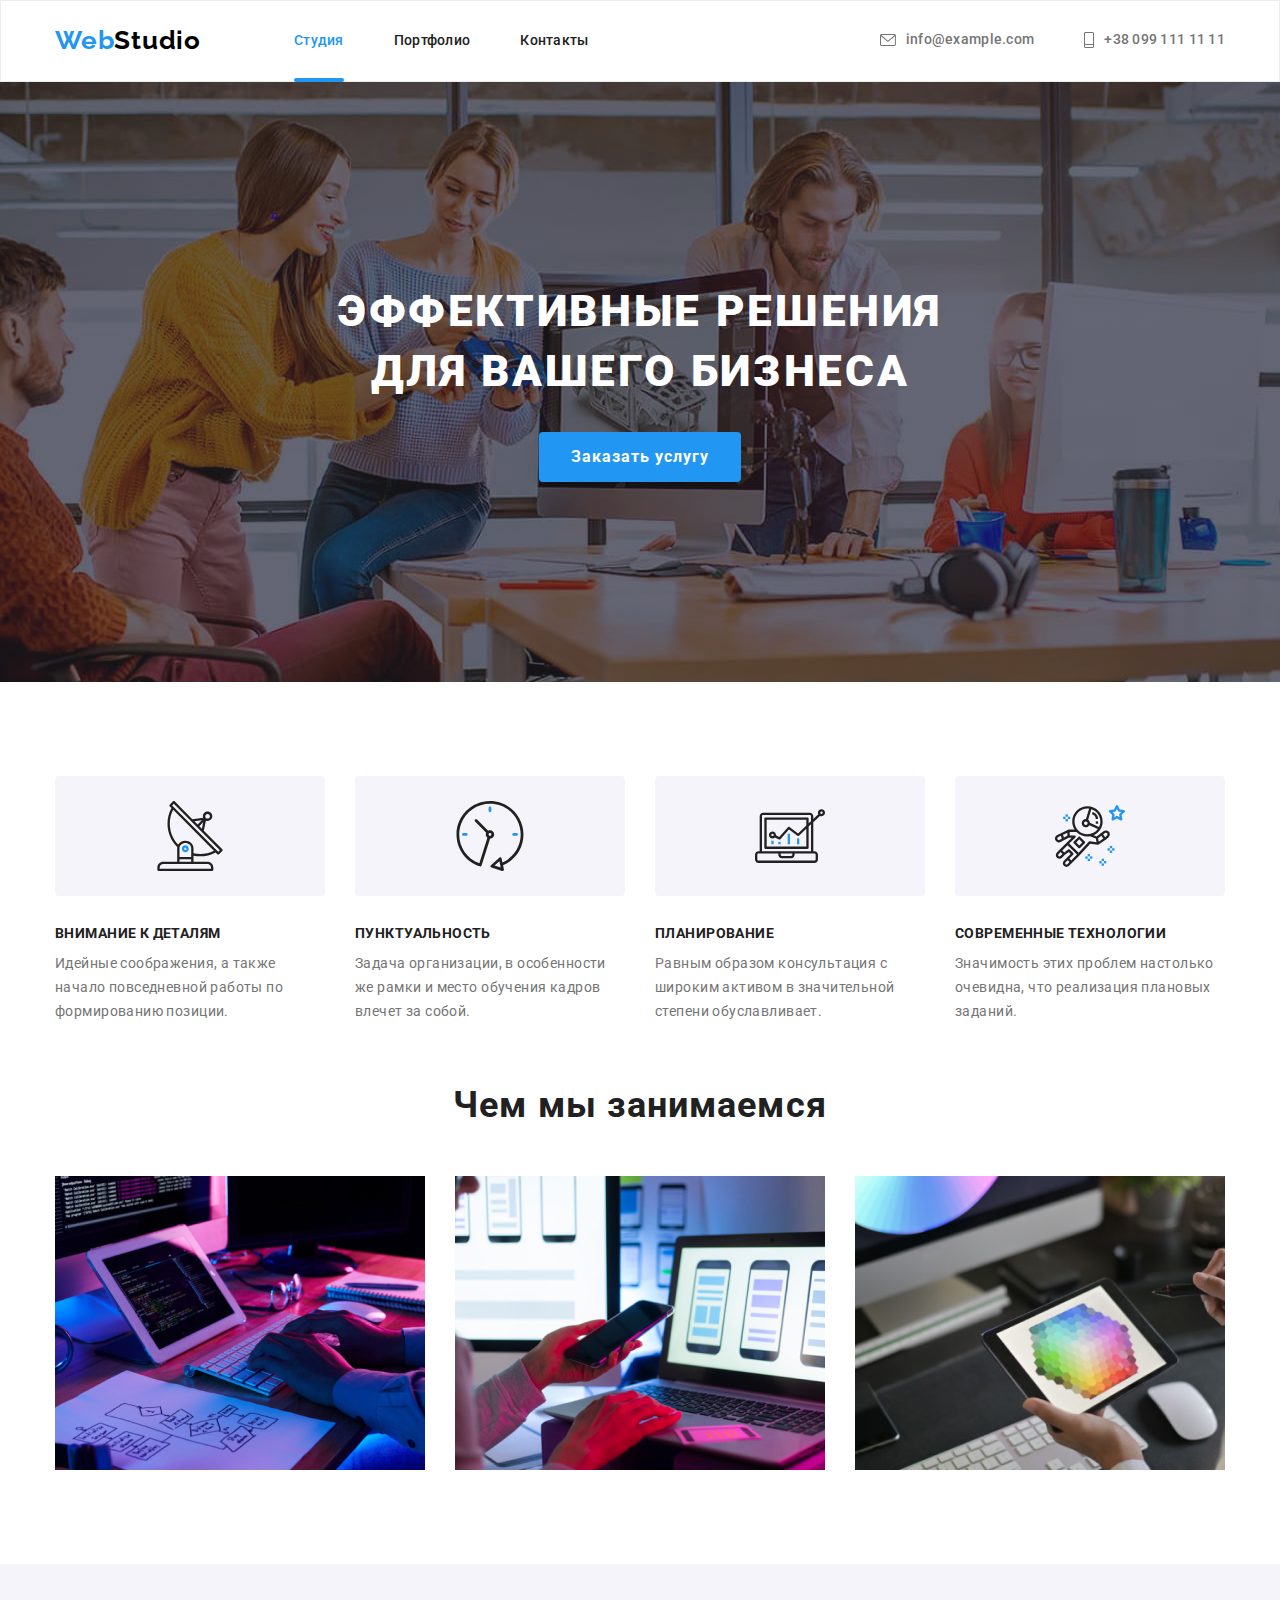
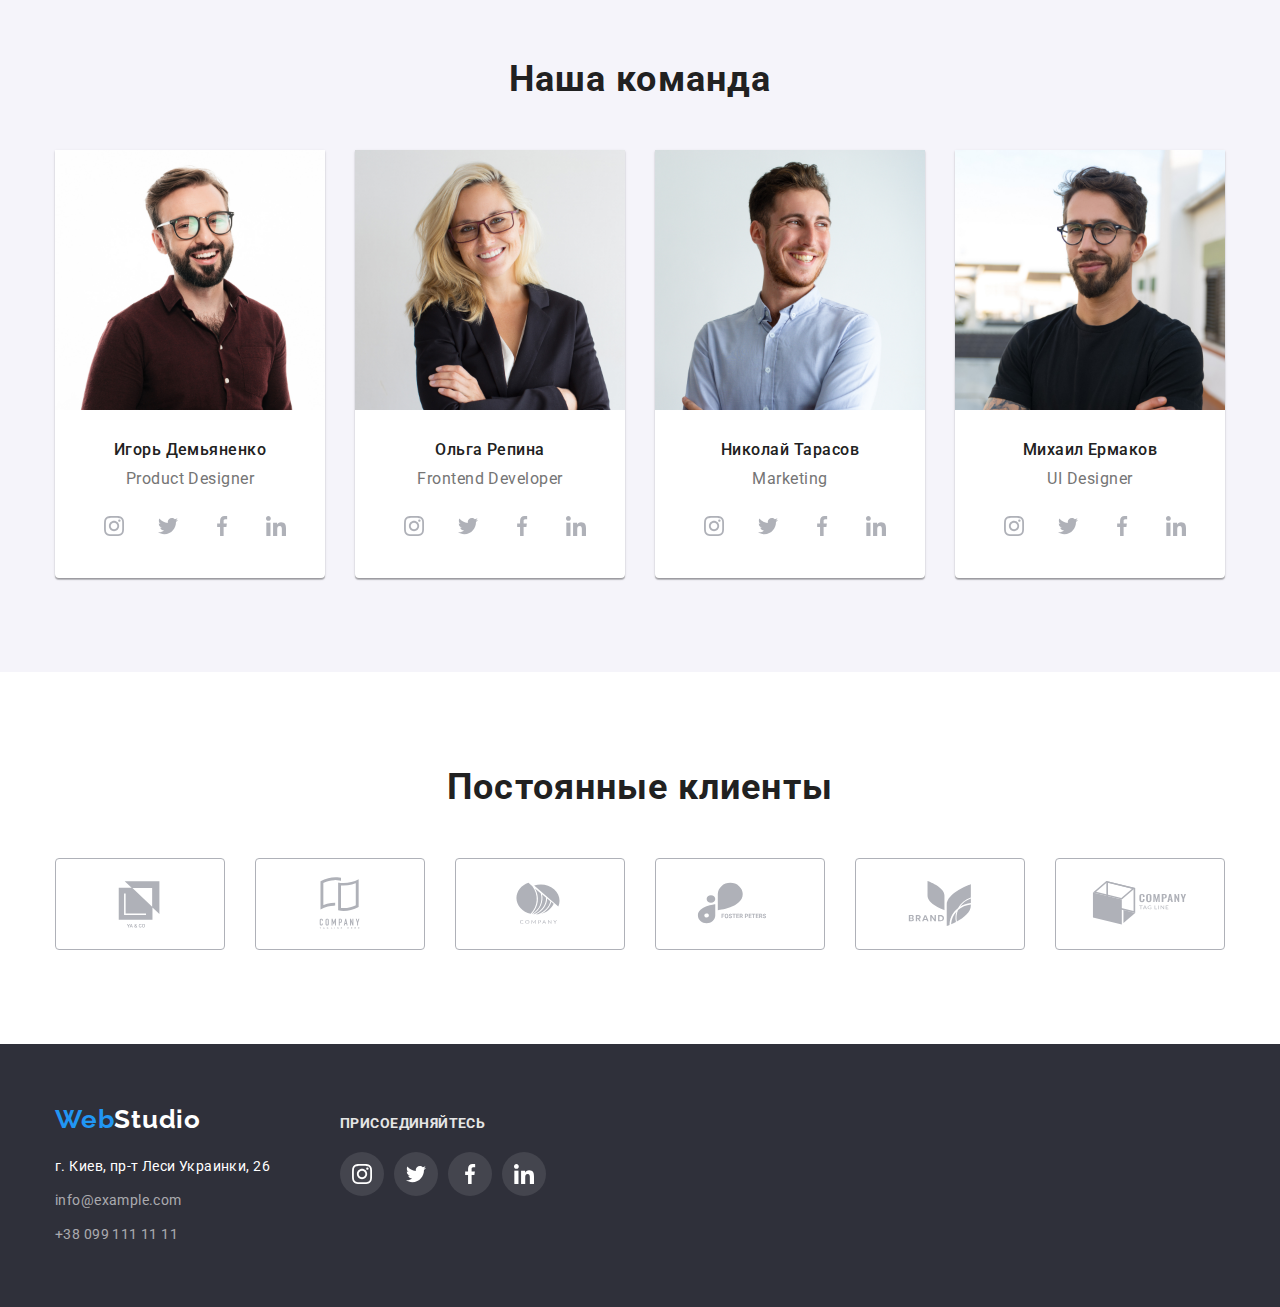
<file: index.html>
<!DOCTYPE html>
<html lang="ru">
  <head>
    <meta charset="UTF-8" />
    <meta http-equiv="X-UA-Compatible" content="IE=edge" />
    <meta name="viewport" content="width=device-width, initial-scale=1.0" />
    <link rel="preconnect" href="https://fonts.googleapis.com">
<link rel="preconnect" href="https://fonts.gstatic.com" crossorigin>
<link href="https://fonts.googleapis.com/css2?family=Raleway:wght@700&family=Roboto:wght@400;500;700;900&display=swap" rel="stylesheet">
<link rel="stylesheet" href="./css/modern-normalize.css" />
<link rel="stylesheet" href="./css/styles.css">

    <title>Document</title>
  </head>
  <body>
    <header class="header-home">
      <div class="container">
      <a class="header-home-logo" href="./WebStudio">Web<span class="logo-span">Studio</span> </a>

      <nav class="header-home-nav">
        <ul class="header-home-link">
          <li class="header-home-link-links"><a class="header-home-a active active-current" href="./index.html">Студия</a></li>
          <li class="header-home-link-links"><a class="header-home-a" href="./portfolio.html">Портфолио</a></li>
          <li class="header-home-link-links"><a class="header-home-a" href="./">Контакты</a></li>
        </ul>
      </nav>
      <ul class="header-home-contact">
        <li class="header-home-contacnlink">
         
          <a class="header-home-tel" href="mail:info@example.com">
            <svg class="mail-iconssvg" width="16" height="12">
              <use href="./images/icons.svg#icon-envelope-hover"></use>
            </svg>
            info@example.com</a></li>
        <li class="header-home-contacnlink">
         
          <a  class="header-home-tel" href="tel:+380991111111">
            <svg class="tel-iconssvg" width="10" height="16">
              <use href="./images/icons.svg#icon-Vector"></use>
            </svg>
            +38 099 111 11 11</a></li>
      </ul>
      </div>
    </header>
    
    <!--секция-->
   <main>
     <section class="section-home-button">
       <div class="container">
         
      <h1 class="section-home-button-logo button-logo">Эффективные решения для вашего бизнеса</h1>
      <button class="sec-home-button" type="button" data-modal-open>Заказать услугу</button>
      </div>
    </section>
      <section class="section-one section">
        <div class="container">
        
           <h2 hidden>Эффективные решения для вашего бизнеса</h2>
           
      <ul class="section-one-list home-one-ikons ">
       
        <li class="section-one-list-link one-ikons">
          <div class="oneicon">
             <svg class="one-link-icon" width="70" height="70">
              <use href="./images/icons.svg#icon-antenna-1"></use>
             </svg>
             </div>
          <h3 class="section-one-logo">Внимание к деталям</h3>
          <p class="section-one-text">
            Идейные соображения, а также начало повседневной работы по
            формированию позиции.
          </p>
        </li>
        <li class="section-one-list-link one-ikons">
            <div class="oneicon">
             <svg class="one-link-icon" width="70" height="70">
              <use href="./images/icons.svg#icon-clock-1"></use>
             </svg>
             </div>
          <h3 class="section-one-logo">Пунктуальность</h3>
          <p class="section-one-text">
            Задача организации, в особенности же рамки и место обучения кадров
            влечет за собой.
          </p>
        </li>
        <li class="section-one-list-link one-ikons">
           <div class="oneicon">
             <svg class="one-link-icon" width="70" height="70">
              <use href="./images/icons.svg#icon-diagram-1"></use>
             </svg>
             </div>
          <h3 class="section-one-logo">Планирование</h3>
          <p class="section-one-text">
            Равным образом консультация с широким активом в значительной степени
            обуславливает.
          </p>
        </li>
        <li class="section-one-list-link one-ikons">
          <div class="oneicon">
             <svg class="one-link-icon" width="70" height="70">
              <use href="./images/icons.svg#icon-astronaut-1"></use>
             </svg>
             </div>
          <h3 class="section-one-logo">Современные технологии</h3>
          <p class="section-one-text">
            Значимость этих проблем настолько очевидна, что реализация плановых
            заданий.
          </p>
        </li>
      </ul>
      </div>
    </section>

    <!--секция с фото-->
    <section class="home-photo section">
      <div class="container">
      <h2 class="home-photo-logo">Чем мы занимаемся</h2>
      <ul class="home-photo-link">
        <li class="home-photo-lins">
          <img
            src="./images/rabota1.jpg"
            alt="разработка придлжений"
            width="370"
            height="294"
          />
        </li>
        <li class="home-photo-lins">
          <img
            src="./images/rabota2.jpg"
            alt="разработка придлжений"
            width="370"
            height="294"
          />
        </li>
        <li class="home-photo-lins">
          <img
            src="./images/rabota3.jpg"
            alt="разработка придлжений"
            width="370"
            height="294"
          />
        </li>
      </ul>
      </div>
    </section>
    <!-- секция наша команда-->
    <section class="team section">
      <div class="container">
      <h2 class="team-logo">Наша команда</h2>
      <ul class="team-link">
        <li class="team-lins">
         
          <img src="./images/geroi.jpg" alt="команда" width="270" height="260" />
           <div class="padding-team">
          <h3 class="team-mini-logo">Игорь Демьяненко</h3>
          <p class="team-text" lang="en">Product Designer</p>
          <ul class="team-list list">
            <li class="team-icon"><a href="" class="team-list-a link">
              <svg class="tem-logo" width="20" height="20">
                <use href="./images/icons.svg#icon-instagram-2"></use>
            
              </svg>
            </a></li>
            <li class="team-icon"><a href="" class="team-list-a link">
              <svg class="tem-logo" width="20" height="20">
                <use href="./images/icons.svg#icon-twitter-1"></use>

              </svg>
            </a></li>
            <li class="team-icon"><a href="" class="team-list-a link">
              <svg class="tem-logo" width="20" height="20">
               <use href="./images/icons.svg#icon-facebook-1"></use>

              </svg>
            </a></li>
            <li class="team-icon"><a href="" class="team-list-a link">
              <svg class="tem-logo" width="20" height="20">
                <use href="./images/icons.svg#icon-linkedin-1"></use>
              </svg>
            </a></li>
          </ul>
          </div>
        </li>

        <li class="team-lins">
         
          <img
            src="./images/geroi1.jpg"
            alt="команда"
            width="270"
            height="260"
          />
           <div class="padding-team">
          <h3 class="team-mini-logo">Ольга Репина</h3>
          <p class="team-text" lang="en">Frontend Developer</p>
          <ul class="team-list list">
            <li class="team-icon"><a href="" class="team-list-a link">
              <svg class="tem-logo" width="20" height="20">
                <use href="./images/icons.svg#icon-instagram-2"></use>
            
              </svg>
            </a></li>
            <li class="team-icon"><a href="" class="team-list-a link">
              <svg class="tem-logo" width="20" height="20">
                <use href="./images/icons.svg#icon-twitter-1"></use>

              </svg>
            </a></li>
            <li class="team-icon"><a href="" class="team-list-a link">
              <svg class="tem-logo" width="20" height="20">
               <use href="./images/icons.svg#icon-facebook-1"></use>

              </svg>
            </a></li>
            <li class="team-icon"><a href="" class="team-list-a link">
              <svg class="tem-logo" width="20" height="20">
                <use href="./images/icons.svg#icon-linkedin-1"></use>
              </svg>
            </a></li>
          </ul>
          </div>
        </li>

        <li class="team-lins">
          
          <img
            src="./images/geroi2.jpg"
            alt="команда"
            width="270"
            height="260"
          />
          <div class="padding-team">
          <h3 class="team-mini-logo">Николай Тарасов</h3>
          <p class="team-text" lang="en">Marketing</p>
           <ul class="team-list list">
            <li class="team-icon"><a href="" class="team-list-a link">
              <svg class="tem-logo" width="20" height="20">
                <use href="./images/icons.svg#icon-instagram-2"></use>
            
              </svg>
            </a></li>
            <li class="team-icon"><a href="" class="team-list-a link">
              <svg class="tem-logo" width="20" height="20">
                <use href="./images/icons.svg#icon-twitter-1"></use>

              </svg>
            </a></li>
            <li class="team-icon"><a href="" class="team-list-a link">
              <svg class="tem-logo" width="20" height="20">
               <use href="./images/icons.svg#icon-facebook-1"></use>

              </svg>
            </a></li>
            <li class="team-icon"><a href="" class="team-list-a link">
              <svg class="tem-logo" width="20" height="20">
                <use href="./images/icons.svg#icon-linkedin-1"></use>
              </svg>
            </a></li>
          </ul>
          </div>
        </li>

        <li class="team-lins">
           
          <img
            src="./images/geroi3.jpg"
            alt="команда"
            width="270"
            height="260"
          />
          <div class="padding-team">
          <h3 class="team-mini-logo">Михаил Ермаков</h3>
          <p class="team-text" lang="en">UI Designer</p>

           <ul class="team-list list">
            <li class="team-icon"><a href="" class="team-list-a link">
              <svg class="tem-logo" width="20" height="20">
                <use href="./images/icons.svg#icon-instagram-2"></use>
            
              </svg>
            </a></li>
            <li class="team-icon"><a href="" class="team-list-a link">
              <svg class="tem-logo" width="20" height="20">
                <use href="./images/icons.svg#icon-twitter-1"></use>

              </svg>
            </a></li>
            <li class="team-icon"><a href="" class="team-list-a link">
              <svg class="tem-logo" width="20" height="20">
               <use href="./images/icons.svg#icon-facebook-1"></use>

              </svg>
            </a></li>
            <li class="team-icon"><a href="" class="team-list-a link">
              <svg class="tem-logo" width="20" height="20">
                <use href="./images/icons.svg#icon-linkedin-1"></use>
              </svg>
            </a></li>
          </ul>
          </div>
        </li>
      </ul>
      </div>
    </section>
    <!--секция новые иконки-->
    <section class="section-icons section">
      <div class="container">

      <h2 class="icons-logo">Постоянные клиенты</h2>
      <ul class="icons-new">
        <li class="icons-list-new">
          <a href="" class="icons-a">
          <svg class="icon-logo-last" width="106" height="60">
            <use href="./images/icons.svg#icon-Logo"></use>
          </svg>
          </a>
        </li>
        <li class="icons-list-new">
          <a href="" class="icons-a">
          <svg class="icon-logo-last" width="106" height="60">
            <use href="./images/icons.svg#icon-Logo-1"></use>
          </svg>
          </a>
        </li>
        <li class="icons-list-new">
          <a href="" class="icons-a">
          <svg class="icon-logo-last" width="106" height="60">
            <use href="./images/icons.svg#icon-Logo-2"></use>
          </svg>
          </a>
        </li>
        <li class="icons-list-new">
          <a href="" class="icons-a">
          <svg class="icon-logo-last" width="106" height="60">
            <use href="./images/icons.svg#icon-Logo-3"></use>
          </svg>
          </a>
        </li>
        <li class="icons-list-new">
         <a href="" class="icons-a">
          <svg class="icon-logo-last" width="106" height="60">
            <use href="./images/icons.svg#icon-Logo-4"></use>
          </svg>
          </a>
        </li>
        <li class="icons-list-new">
         <a href="" class="icons-a">
          <svg class="icon-logo-last" width="106" height="60">
            <use href="./images/icons.svg#icon-Logo-5"></use>
          </svg>
          </a>
        </li>
      </ul>
      </div>


    </section>
   </main>
    <!--концовка-->
    <footer class="footer-home ">
      <section class="section-footer container">
      <div class=" footer-div">
      <a class="footer-home-logo" href="./WebStudio">Web<span class="footer-spen">Studio</span>  </a>
      <address class="footer-home-adress">г. Киев, пр-т Леси Украинки, 26</address>
      <ul class="footer-home-link">
        <li class="footer-home-lins"><a class="footer-home-tel" href="mail:info@example.com">info@example.com</a></li>
        <li class="footer-home-lins"><a class="footer-home-tel" href="tel:+380991111111">+38 099 111 11 11</a></li>
      </ul>
</div>

      
        

        <div class=" section-h2">
      <h2 class="foter-h2">присоединяйтесь</h2>
      

      
        

      
     
     
      
      <ul class="footer-icons">
        
            <li class="footer-icins-li"><a href="" class="footer-icins-a">
              <svg class="footer-icins-logo" width="20" height="20">
                <use href="./images/icons.svg#icon-instagram-3"></use>
            
              </svg>
            </a></li>
            <li class="footer-icins-li"><a href="" class="footer-icins-a">
              <svg class="footer-icins-logo" width="20" height="20">
                <use href="./images/icons.svg#icon-twitter-2"></use>

              </svg>
            </a></li>
            <li class="footer-icins-li"><a href="" class="footer-icins-a">
              <svg class="footer-icins-logo" width="20" height="20">
               <use href="./images/icons.svg#icon-facebook-2"></use>

              </svg>
            </a></li>
            <li class="footer-icins-li"><a href="" class="footer-icins-a">
              <svg class="footer-icins-logo" width="20" height="20">
                <use href="./images/icons.svg#icon-linkedin-2"></use>
              </svg>
            </a></li>
          </ul>
         </div>
        <!--
           <form class="fooer-btn">
          
         <label class="futrk-label" for="">Подпишитесь на рассылку</label>
         <input type="text" name="mail" id="foter-mail" placeholder="E-mail" class="futer-input">
         <button class="footer-buten" type="button"></button>

         </form>
        -->
         
         </section>
         
         
          
         
      
    </footer>
    <div class="backdrop is-hidden " data-modal>
      <div class="modal">
        <button type="button" class="modal-close" data-modal-close>
          <svg class="footer-isins-logo" width="10" height="10">
            <use href="./images/icons.svg#icon-krestik"></use>
          </svg>
        </button>
        <!--
          <p class="modal-title">Оставьте свои данные, мы вам перезвоним</p>
        
        <form class="modal-form">
          <div class="modal-in">
          <label class="modal-label" for="user-name">Имя</label>
          <div class="input-wrap">
         
<input  type="text" name="user-name" class="modal-input" id="user-name" placeholder=""  >
<svg class="imput-svg">
  <use href="./images/icons.svg#icon-person-black-18dp-1" width="18" height="18"></use>
</svg>
          </div>
</div>








<label class="modal-label" for="">Телефон</label>
 <div class="input-wrap">
         
<input type="tel" name="user-tel" class="modal-input" id="user-tel" placeholder="">
<svg class="imput-svg">
  <use href="./images/icons.svg#icon-phone-black-18dp-1" width="18" height="18"></use>
</svg>
</div>

<label class="modal-label" for="">Почта</label>
<div class="input-wrap">
         
<input type="email" name="user-mail" class="modal-input" id="user-mail" placeholder="">
<svg class="imput-svg">
  <use href="./images/icons.svg#icon-email-black-18dp-1" width="18" height="18"></use>
</svg>
</div>

<div class="modal-field">
<label class="modal-label" for="user-tex">Комментарий</label>
<textarea name="user-tex" id="user-tex" class="user-tex" placeholder="Введите текст" width="416" height="96px" ></textarea>

</div>
<div class="model-cgecbox">
  <input class="checkbox visually-hidden" type="checkbox" name="checkbox" id="checkbox">
  <label class="checkbox-tex" for="checkbox">Соглашаюсь с рассылкой и принимаю&nbsp; <a class="" href="">Условия договора</a>
  </label>
 
  
  
</div>

<button type="submit" class="sec-home-button btm" >Отправить</button>
</form>
        
        -->


       

  
        

 
        
       


  



      </div>
    </div>
    <script src="./js/modal.js"></script>
  </body>
</html>
</file>
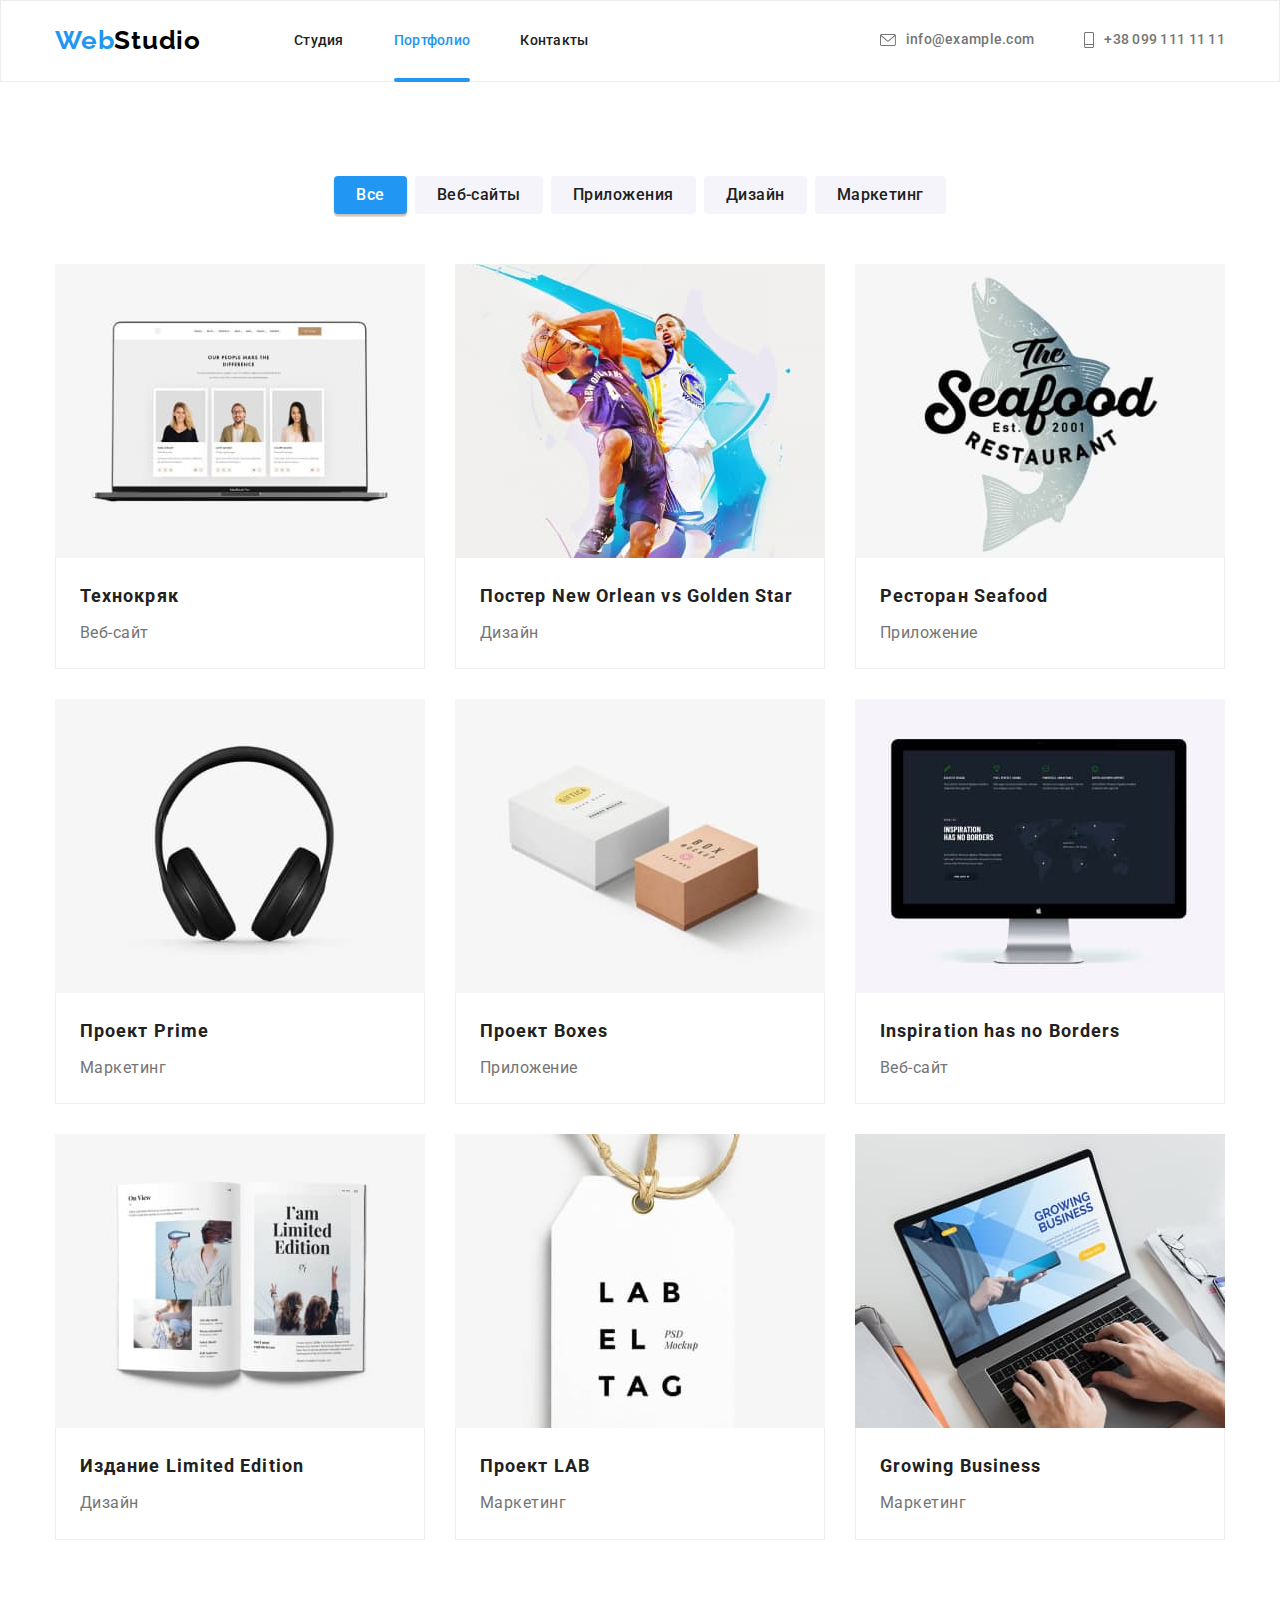
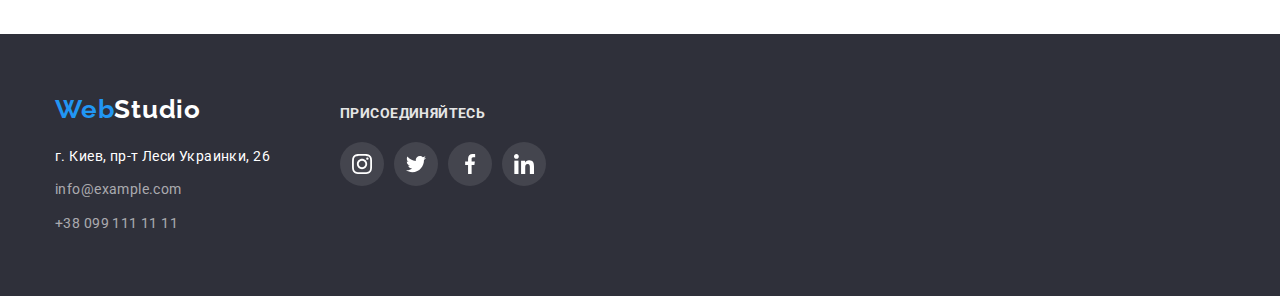
<file: portfolio.html>
<!DOCTYPE html>
<html lang="ru">
<head>
    <meta charset="UTF-8">
    <meta http-equiv="X-UA-Compatible" content="IE=edge">
    <meta name="viewport" content="width=device-width, initial-scale=1.0">
    <link rel="preconnect" href="https://fonts.googleapis.com">
    
<link rel="preconnect" href="https://fonts.gstatic.com" crossorigin>
<link href="https://fonts.googleapis.com/css2?family=Raleway:wght@700&family=Roboto:wght@400;500;700;900&display=swap" rel="stylesheet">
<link rel="stylesheet" href="./css/modern-normalize.css" />
<link rel="stylesheet" href="./css/styles.css">
<title>Document</title>

</head>
<body>
 <header class="header-home">
      <div class="container">
      <a class="header-home-logo" href="./WebStudio">Web<span class="logo-span">Studio</span> </a>

      <nav class="header-home-nav">
        <ul class="header-home-link">
          <li class="header-home-link-links"><a class="header-home-a" href="./index.html">Студия</a></li>
          <li class="header-home-link-links"><a class="header-home-a, active active-current" href="./portfolio.html">Портфолио</a></li>
          <li class="header-home-link-links"><a class="header-home-a" href="./">Контакты</a></li>
        </ul>
      </nav>
      <ul class="header-home-contact">
        <li class="header-home-contacnlink">
         
          <a class="header-home-tel" href="mail:info@example.com">
            <svg class="mail-iconssvg" width="16" height="12">
              <use href="./images/icons.svg#icon-envelope-hover"></use>
            </svg>
            info@example.com</a></li>
        <li class="header-home-contacnlink">
         
          <a  class="header-home-tel" href="tel:+380991111111">
            <svg class="tel-iconssvg" width="10" height="16">
              <use href="./images/icons.svg#icon-Vector"></use>
            </svg>
            +38 099 111 11 11</a></li>
      </ul>
      </div>
    </header>
    <main>
        <section class="section-button section">
            <div class="container">
            <h1 hidden>портфолио</h1>
            
        <ul class="section-ul">
            <li class="section-li"><button class="section-butn active-button" type="button">Все</button></li>
            <li class="section-li"><button class="section-butn" type="button">Веб-сайты</button></li>
            <li class="section-li"><button class="section-butn" type="button">Приложения</button></li>
            <li class="section-li"><button class="section-butn" type="button">Дизайн</button></li>
            <li class="section-li"><button class="section-butn" type="button">Маркетинг</button></li>
        </ul>
        
    
   
        <ul class="section-galeri-ul">
            <li class="section-galeri-list">
              <div class="galeri-top-wrap">
                <img src="./images/images-portfolio/portfolio-1.jpg" alt="портфолио" width="370" height="294">
              <p class="galeri-top-tex">
Ресурс предлагает комплексные предложения с разным уровнем функционала и сервисов. Все это позволит посетителю получить исчерпывающие сведения о компании или частном лице.
              </p>
              </div>
                <div class="galeri-wrapper">
            <h2 class="section-galeri-logo">Технокряк</h2>
            <p class="section-galeri-text">Веб-сайт</p>
            </div>
            </li>
            <li class="section-galeri-list"> <div class="galeri-top-wrap">
                <img src="./images/images-portfolio/portfolio-2.jpg" alt="портфолио" width="370" height="294">
              <p class="galeri-top-tex">
Ресурс предлагает комплексные предложения с разным уровнем функционала и сервисов. Все это позволит посетителю получить исчерпывающие сведения о компании или частном лице.
              </p>
              </div>
                <div class="galeri-wrapper">
                <h2 class="section-galeri-logo">Постер New Orlean vs Golden Star</h2>
                <p class="section-galeri-text">Дизайн</p>
                </div>
                </li>
                <li class="section-galeri-list"> <div class="galeri-top-wrap">
                <img src="./images/images-portfolio/portfolio-3.jpg" alt="портфолио" width="370" height="294">
              <p class="galeri-top-tex">
Ресурс предлагает комплексные предложения с разным уровнем функционала и сервисов. Все это позволит посетителю получить исчерпывающие сведения о компании или частном лице.
              </p>
              </div>
                    <div class="galeri-wrapper">
                    <h2 class="section-galeri-logo">Ресторан Seafood</h2>
                    <p class="section-galeri-text">Приложение</p>
                    </div>
                    </li>
                    <li class="section-galeri-list"> <div class="galeri-top-wrap">
                <img src="./images/images-portfolio/portfolio-4.jpg" alt="портфолио" width="370" height="294">
              <p class="galeri-top-tex">
Ресурс предлагает комплексные предложения с разным уровнем функционала и сервисов. Все это позволит посетителю получить исчерпывающие сведения о компании или частном лице.
              </p>
              </div>
                        <div class="galeri-wrapper">
                        <h2 class="section-galeri-logo">Проект Prime</h2>
                        <p class="section-galeri-text">Маркетинг</p>
                        </div>
                        </li>
                        <li class="section-galeri-list"> <div class="galeri-top-wrap">
                <img src="./images/images-portfolio/portfolio-5.jpg" alt="портфолио" width="370" height="294">
              <p class="galeri-top-tex">
Ресурс предлагает комплексные предложения с разным уровнем функционала и сервисов. Все это позволит посетителю получить исчерпывающие сведения о компании или частном лице.
              </p>
              </div>
                            <div class="galeri-wrapper">
                            <h2 class="section-galeri-logo">Проект Boxes</h2>
                            <p class="section-galeri-text">Приложение</p>
                            </div>
                            </li>
                            <li class="section-galeri-list"> <div class="galeri-top-wrap">
                <img src="./images/images-portfolio/portfolio-6.jpg" alt="портфолио" width="370" height="294">
              <p class="galeri-top-tex">
Ресурс предлагает комплексные предложения с разным уровнем функционала и сервисов. Все это позволит посетителю получить исчерпывающие сведения о компании или частном лице.
              </p>
              </div>
                                <div class="galeri-wrapper">
                                <h2 class="section-galeri-logo" lang="en">Inspiration has no Borders</h2>
                                <p class="section-galeri-text">Веб-сайт</p>
                                </div>
                                </li>
                                <li class="section-galeri-list"> <div class="galeri-top-wrap">
                <img src="./images/images-portfolio/portfolio-7.jpg" alt="портфолио" width="370" height="294">
              <p class="galeri-top-tex">
Ресурс предлагает комплексные предложения с разным уровнем функционала и сервисов. Все это позволит посетителю получить исчерпывающие сведения о компании или частном лице.
              </p>
              </div>
                                    <div class="galeri-wrapper">
                                    <h2 class="section-galeri-logo">Издание Limited Edition</h2>
                                    <p class="section-galeri-text">Дизайн</p>
                                    </div>
                                    </li>
                                    <li class="section-galeri-list"> <div class="galeri-top-wrap">
                <img src="./images/images-portfolio/portfolio-8.jpg" alt="портфолио" width="370" height="294">
              <p class="galeri-top-tex">
Ресурс предлагает комплексные предложения с разным уровнем функционала и сервисов. Все это позволит посетителю получить исчерпывающие сведения о компании или частном лице.
              </p>
              </div>
                                        <div class="galeri-wrapper">
                                        <h2 class="section-galeri-logo">Проект LAB</h2>
                                        <p class="section-galeri-text">Маркетинг</p>
                                        </div>
                                        </li>
                                        <li class="section-galeri-list"> <div class="galeri-top-wrap">
                <img src="./images/images-portfolio/portfolio-9.jpg" alt="портфолио" width="370" height="294">
              <p class="galeri-top-tex">
Ресурс предлагает комплексные предложения с разным уровнем функционала и сервисов. Все это позволит посетителю получить исчерпывающие сведения о компании или частном лице.
              </p>
              </div>
                                            <div class="galeri-wrapper">
                                            <h2 class="section-galeri-logo" lang="en">Growing Business</h2>
                                            <p class="section-galeri-text">Маркетинг</p>
                                            </div>
                                            </li>

        </ul>
        
        </div>
    </section>
    </main>
    <footer class="footer-home">
         <section class="section-footer container">
      <div class=" footer-div">
      <a class="footer-home-logo" href="./WebStudio">Web<span class="footer-spen">Studio</span>  </a>
      <address class="footer-home-adress">г. Киев, пр-т Леси Украинки, 26</address>
      <ul class="footer-home-link">
        <li class="footer-home-lins"><a class="footer-home-tel" href="mail:info@example.com">info@example.com</a></li>
        <li class="footer-home-lins"><a class="footer-home-tel" href="tel:+380991111111">+38 099 111 11 11</a></li>
      </ul>
</div>

      
        

        <div class=" section-h2">
      <h2 class="foter-h2">присоединяйтесь</h2>
      

      
        

      
     
     
      
      <ul class="footer-icons">
        
            <li class="footer-icins-li"><a href="" class="footer-icins-a">
              <svg class="footer-icins-logo" width="20" height="20">
                <use href="./images/icons.svg#icon-instagram-3"></use>
            
              </svg>
            </a></li>
            <li class="footer-icins-li"><a href="" class="footer-icins-a">
              <svg class="footer-icins-logo" width="20" height="20">
                <use href="./images/icons.svg#icon-twitter-2"></use>

              </svg>
            </a></li>
            <li class="footer-icins-li"><a href="" class="footer-icins-a">
              <svg class="footer-icins-logo" width="20" height="20">
               <use href="./images/icons.svg#icon-facebook-2"></use>

              </svg>
            </a></li>
            <li class="footer-icins-li"><a href="" class="footer-icins-a">
              <svg class="footer-icins-logo" width="20" height="20">
                <use href="./images/icons.svg#icon-linkedin-2"></use>
              </svg>
            </a></li>
          </ul>
         </div>
         </section>

    </footer>
    
</body>
</html>
</file>
<file: css/styles.css>
body {
  font-family: "Roboto", sans-serif;
  color: #e5e5e5;
}

p,
h1,
h2,
h3,
h4,
h5,
h6 {
  margin: 0;
}

ul {
  margin: 0;
  padding-left: 0;
}

button {
  cursor: pointer;
}

a {
  color: currentColor;
}

img {
  display: block;
  max-width: 100%;
  height: auto;
}

.section {
  padding: 94px 0;
}

/*-------шапка главная-------------*/

.header-home {
  padding-top: 24px;
  padding-bottom: 25px;
  border: 1px solid #ececec;
}

.header-home .container {
  display: flex;
  align-items: center;
}
.container {
  width: 1200px;
  padding-left: 15px;
  padding-right: 15px;
  margin: 0 auto;
}
.header-home-logo {
  font-family: "Raleway";

  font-weight: 700;
  font-size: 26px;
  line-height: 1.19;
  letter-spacing: 0.03em;

  color: #2196f3;
  text-decoration: none;
  display: flex;
  margin-right: 93px;
}

.logo-span {
  color: #000000;
}

.header-home-link {
  list-style: none;
  text-decoration: none;

  font-weight: 500;
  font-size: 14px;
  line-height: 16px;
  letter-spacing: 0.02em;

  color: #212121;
  cursor: pointer;
  display: flex;
}

.header-home-a:hover {
  color: #2196f3;
}
.header-home-a:focus {
  color: #2196f3;
}

.active {
  position: relative;
  padding: 32px 0;
  list-style: none;
  text-decoration: none;
  color: #2196f3;

  font-weight: 500;
  font-size: 14px;
  line-height: 16px;
  letter-spacing: 0.02em;

  cursor: pointer;
}

.active-current::after {
  position: absolute;
  content: "";
  bottom: -2px;
  left: 0;
  display: block;
  width: 100%;
  height: 4px;

  background-color: #2196f3;
  border-radius: 2px;
}

.header-home-link-links:not(:last-child) {
  margin-right: 50px;
}
.header-home-a {
  text-decoration: none;
  transition: color 250ms cubic-bezier(0.4, 0, 0.2, 1);
}
.header-home-contact {
  display: flex;
  margin-left: auto;
}
.header-home-contacnlink {
  list-style: none;
  margin-right: 50px;
}
.header-home-contacnlink:last-child {
  margin-right: 0;
}
.header-home-tel:hover {
  color: #2196f3;
}
.header-home-tel:focus {
  color: #2196f3;
}
.header-home-tel {
  display: flex;
  list-style: none;
  text-decoration: none;
  font-weight: 500;
  font-size: 14px;
  line-height: 1.14;
  letter-spacing: 0.02em;

  color: #757575;
  align-items: center;
  transition: color 250ms cubic-bezier(0.4, 0, 0.2, 1);
}
.mail-iconssvg {
  fill: #757575;
  margin-right: 10px;
}

.tel-iconssvg {
  fill: #757575;
  margin-right: 10px;
}
.header-home-tel:hover .tel-iconssvg {
  fill: #2196f3;
}
.header-home-tel:hover .mail-iconssvg {
  fill: #2196f3;
}

.header-home-tel:focus .tel-iconssvg {
  fill: #2196f3;
}

.header-home-tel:focus .mail-iconssvg {
  fill: #2196f3;
}
/*-------кнопка-------------*/
.section-home-button {
  background-color: #2f303a;
  padding: 200px 0;

  background-image: linear-gradient(
      rgba(47, 48, 58, 0.4),
      rgba(47, 48, 58, 0.4)
    ),
    url(../images/hiro/hero-bg.jpg);
  max-width: 1600px;

  margin-right: auto;
  margin-left: auto;

  background-position: center;
  background-repeat: no-repeat;

  background-size: cover;
}

.section-home-button-logo {
  font-weight: 900;
  font-size: 44px;
  line-height: 1.36;
  text-align: center;
  letter-spacing: 0.06em;
  text-transform: uppercase;

  color: #ffffff;
  max-width: 696px;

  margin: 0 auto;
  margin-bottom: 30px;
}
.sec-home-button {
  background-color: #2196f3;
  cursor: pointer;
  box-shadow: 0px 4px 4px rgba(0, 0, 0, 0.15);
  border-radius: 4px;
  font-family: inherit;

  font-weight: 700;
  font-size: 16px;
  line-height: 1.9;

  align-items: center;

  letter-spacing: 0.06em;

  color: #ffffff;
  margin: 0 auto;
  display: block;
  padding: 10px 32px;
  border: none;
  transition: color 250ms cubic-bezier(0.4, 0, 0.2, 1),
    background-color 250ms cubic-bezier(0.4, 0, 0.2, 1);
}
.sec-home-button:hover {
  background-color: #188ce8;
}
.sec-home-button:focus {
  background-color: #188ce8;
}

/*-------первая секция-------------*/
.section-one {
  background-color: #ffffff;
  margin-bottom: 0;
  padding-bottom: 0;
}

.home-one-ikons {
  display: flex;
}
.one-ikons:first-child {
  margin-left: 0;
}
.one-ikons {
  width: 270px;
  height: 120px;
  margin-left: 30px;
  list-style: none;
}
.oneicon {
  display: flex;
  align-items: center;
  justify-content: center;
  width: 100%;
  height: 100%;

  background-color: #f5f4fa;
  border-radius: 4px;
}

.home-one-ikons {
  padding-bottom: 94px;
}

.section-one-list {
  list-style: none;
  display: flex;
}
.section-one-list-link + .section-one-list-link {
  margin-left: 30px;
}

.section-one-list-link {
  max-width: 270px;
}

.section-one-logo {
  font-weight: 700;
  font-size: 14px;
  line-height: 1.14;
  letter-spacing: 0.03em;
  text-transform: uppercase;

  color: #212121;

  margin-bottom: 10px;
  margin-top: 30px;
}

.section-one-text {
  font-size: 14px;
  line-height: 1.71;

  letter-spacing: 0.03em;

  color: #757575;
}

/*-------секция с фото-------------*/
.home-photo {
  background-color: #ffffff;
}
.home-photo-logo {
  text-align: center;

  margin-bottom: 50px;

  font-weight: 700;
  font-size: 36px;
  line-height: 1.17;
  letter-spacing: 0.03em;

  color: #212121;
}
.home-photo-link {
  list-style: none;
  display: flex;
}

.home-photo-lins + .home-photo-lins {
  margin-left: 30px;
}

/*-------наша команда-------------*/
.team {
  background-color: #f5f4fa;
}
.team-logo {
  margin-bottom: 50px;
  font-weight: 700;
  font-size: 36px;
  line-height: 1.17;
  text-align: center;
  letter-spacing: 0.03em;
  color: #212121;
}
.team-link {
  list-style: none;
  display: flex;
}
.padding-team {
  padding: 30px 0;
}
.team-lins {
  background-color: #ffffff;
  box-shadow: 0px 1px 3px rgba(0, 0, 0, 0.12), 0px 1px 1px rgba(0, 0, 0, 0.14),
    0px 2px 1px rgba(0, 0, 0, 0.2);
  border-radius: 0px 0px 4px 4px;
}
.team-lins + .team-lins {
  margin-left: 30px;
}
.team-mini-logo {
  font-weight: 500;
  font-size: 16px;
  line-height: 1.19;
  text-align: center;
  letter-spacing: 0.03em;
  color: #212121;

  margin-bottom: 10px;
}
.team-list {
  display: flex;

  justify-content: center;
  list-style: none;
}

.team-icon {
  width: 44px;
  height: 44px;
  margin-left: 10px;
}

.team-list-a {
  display: flex;
  align-items: center;
  justify-content: center;
  width: 100%;
  height: 100%;
  border-radius: 50%;
  background-color: #ffffff;
  color: #afb1b8;
  transition: color 250ms cubic-bezier(0.4, 0, 0.2, 1),
    background-color 250ms cubic-bezier(0.4, 0, 0.2, 1);
}

.team-list-a:focus {
  background-color: #2196f3;
  color: #ffffff;
}
.team-list-a:hover {
  background-color: #2196f3;
  color: #ffffff;
}

.tem-logo {
  fill: currentColor;
}

.team-text {
  font-size: 16px;
  line-height: 1.19;
  /* identical to box height */

  text-align: center;
  letter-spacing: 0.03em;

  color: #757575;
  margin-bottom: 16px;
}
/*секция новые иконки-*/

.icons-logo {
  font-weight: 700;
  font-size: 36px;
  line-height: 1.17;
  text-align: center;
  letter-spacing: 0.03em;

  color: #212121;
  margin-bottom: 50px;
}

.icons-new {
  display: flex;
  list-style: none;
}

.icons-list-new {
  width: 170px;
  height: 92px;
  margin-left: 30px;
}
.icons-list-new:first-child {
  margin-left: 0;
}

.icons-a {
  display: flex;
  align-items: center;
  justify-content: center;
  width: 100%;
  height: 100%;
  border: 1px solid #afb1b8;
  border-radius: 4px;

  color: #afb1b8;
  transition: color 250ms cubic-bezier(0.4, 0, 0.2, 1),
    background-color 250ms cubic-bezier(0.4, 0, 0.2, 1);
}

.icons-a:hover {
  color: #2196f3;
  border: 1px solid #2196f3;
}

.icon-logo-last {
  fill: currentColor;
}

/*-------концовка-------------*/
.footer-home {
  background-color: #2f303a;
  text-decoration: none;
  padding-top: 60px;
  padding-bottom: 60px;
}

.section-footer {
  display: flex;
  align-items: baseline;
}

.footer-home-logo {
  font-family: "Raleway";

  font-weight: 700;
  font-size: 26px;
  line-height: 1.19;
  letter-spacing: 0.03em;
  color: #2196f3;
  text-decoration: none;
}
.footer-spen {
  color: #ffffff;
}

.footer-home-adress {
  font-style: normal;
  font-size: 14px;
  line-height: 1.7;
  /* or 171% */

  letter-spacing: 0.03em;

  color: #ffffff;
  margin-top: 20px;
  margin-bottom: 10px;
}

.footer-home-tel:hover {
  color: #2196f3;
}
.footer-home-lins {
  list-style: none;
  margin-bottom: 10px;
}
.footer-home-lins:last-child {
  margin-bottom: 0;
}
.footer-home-tel {
  text-decoration: none;
  transition: color 250ms cubic-bezier(0.4, 0, 0.2, 1);

  font-size: 14px;
  line-height: 1.7;

  letter-spacing: 0.03em;

  color: rgba(255, 255, 255, 0.6);
}
.section-h2 {
  margin-left: 70px;
}

.foter-h2 {
  font-weight: 700;
  font-size: 14px;
  line-height: 1.14;
  letter-spacing: 0.03em;
  text-transform: uppercase;
  margin-bottom: 20px;
}
.footer-icons {
  display: flex;

  list-style: none;
}

.footer-icins-li {
  margin-right: 10px;
  width: 44px;
  height: 44px;
  transition: color 250ms cubic-bezier(0.4, 0, 0.2, 1),
    background-color 250ms cubic-bezier(0.4, 0, 0.2, 1);
}

.footer-icins-a {
  display: flex;
  color: #ffffff;
  align-items: center;
  justify-content: center;
  width: 100%;
  height: 100%;
  border-radius: 50%;
  background-color: rgba(255, 255, 255, 0.1);
  transition: color 250ms cubic-bezier(0.4, 0, 0.2, 1),
    background-color 250ms cubic-bezier(0.4, 0, 0.2, 1);
}
.footer-icins-logo {
  fill: currentColor;
}

.footer-icins-li :focus {
  background-color: #2196f3;
}

.footer-icins-li :hover {
  background-color: #2196f3;
}

.footer-btn {
}
.futrk-label {
  display: flex;
}

.futer-input {
}
.footer-buten {
}

.backdrop {
  position: fixed;
  top: 0;
  left: 0;
  width: 100%;
  height: 100%;
  background-color: rgba(0, 0, 0, 0.2);
  transition: opacity 250ms linear, visibility 250ms linear;
}
.backdrop .is-hidden .modal {
  transform: translate(-50%, -50%) scale(0);
}

.modal {
  position: absolute;
  top: 50%;
  left: 50%;
  transform: translate(-50%, -50%) scale(1);
  width: 528px;
  height: 581px;
  background-color: #ffffff;
  transition: transform 250ms;
  padding: 40px;
  border-radius: 4px;
}

.modal-close {
  position: absolute;
  right: 10px;
  top: 10px;

  width: 30px;
  height: 30px;
  border: 1px solid rgba(0, 0, 0, 0.1);
  border-radius: 50%;
  background-color: transparent;
  display: flex;
  justify-content: center;
  align-items: center;
}
.is-hidden {
  opacity: 0;
  visibility: hidden;
  pointer-events: none;
}
.modal-title {
  font-weight: 700;
  font-size: 20px;
  line-height: 1.15;
  text-align: center;
  letter-spacing: 0.03em;

  color: #212121;
  justify-content: center;
  margin-bottom: 12px;
}
.modal-form {
}
.modal-input {
  width: 100%;

  height: 40px;
  left: 576px;
  top: 314px;
padding-left: 42px;
  border: 1px solid rgba(33, 33, 33, 0.2);
  border-radius: 4px;
  background-color: transparent;
  
  outline: transparent;
}
.modal-input::placeholder {
  font-weight: 400;
  font-size: 12px;
  line-height: 1.17;

  letter-spacing: 0.01em;

  color: #757575;
  
}
.input-wrap :focus {
border-color: #2196F3;
}
.input-wrap :focus +.imput-svg {
fill: #2196f3;
}
.modal-in {
  margin-bottom: 10px;
}

.btm {
  display: block;
  margin: 0 auto;
}
.modal-label {
  display: block;
  margin-bottom: 4px;
  font-weight: 400;
  font-size: 12px;
  line-height: 1.16;

  letter-spacing: 0.01em;

  color: #757575;
}
.input-wrap {
 position: relative;
}

.imput-svg {
  position: absolute;
  left: 15px;
  top: 50%;
  transform: translateY(-50%);
  width: 18px;
  height: 18px;
   
}
.user-tex {
  width: 100%;
  height: 120px;
  border: 1px solid rgba(33, 33, 33, 0.2);
  border-radius: 4px;
  resize: none;
}
.user-tex::placeholder {
  font-weight: 400;
  font-size: 12px;
  line-height: 1.17;
  padding: 12px 16px;
}

.model-cgecbox {
  display: flex;
  margin-top: 20px;
  align-items: center;
  margin-bottom: 30px;
}

.checkbox {
}
.checkbox:checked + .checkbox-tex::before {
  background-color: #2196f3;
  background-image:url(../images/gala.svg);
  background-repeat: no-repeat;
  background-position:center;
  border: none;
}

.checkbox-tex {
  font-weight: 400;
  font-size: 14px;
  line-height: 2;
  letter-spacing: 0.03em;
  color: #757575;
}
.checkbox-tex {
 
  font-weight: 400;
  font-size: 14px;
  line-height: 2;
  letter-spacing: 0.03em;
 
   display: flex;
  align-items: center;
  
}
.checkbox-tex a { color: #2196f3;

}
.checkbox-tex::before {
  content: '';
  width: 16px;
  height: 15px;
  border: 2px solid #212121;
border-radius: 2px ;
margin-right: 7px;
}
.visually-hidden {
  position: absolute;
  white-space: nowrap;
  width: 1px;
  height: 1px;
  overflow: hidden;
  border: 0;
  padding: 0;
  clip: rect(0 0 0 0);
  clip-path: inset(50%);
  margin: -1px;
}












/*-------портфолио-------------*/

/*--секция шапка портфолио ---*/

/*--секция 1 портфолио ---*/
.section-button {
  background-color: #ffff;
}

.section-ul {
  list-style: none;
  margin-bottom: 50px;
  display: flex;
  justify-content: center;
}
.section-li:not(:last-child) {
  margin-right: 30px;
}
.section-li .section-ul :hover {
  color: #ffff;
}

.section-butn:hover {
  color: #ffffff;
  background-color: #2196f3;
  transition: color 250ms cubic-bezier(0.4, 0, 0.2, 1),
    background-color 250ms cubic-bezier(0.4, 0, 0.2, 1),
    box-shadow 250ms cubic-bezier(0.4, 0, 0.2, 1);
}
.section-butn:focus {
  color: #ffffff;
  background-color: #2196f3;
 transition: color 250ms cubic-bezier(0.4, 0, 0.2, 1),
    background-color 250ms cubic-bezier(0.4, 0, 0.2, 1),
    box-shadow 250ms cubic-bezier(0.4, 0, 0.2, 1);
}

.section-butn {
  border: none;

  background-color: #f5f4fa;
  font-family: inherit;
  font-weight: 500;
  font-size: 16px;
  line-height: 1.6;
  border-radius: 4px;

  letter-spacing: 0.03em;

  color: #212121;
  padding: 6px 22px;
  transition: color 250ms cubic-bezier(0.4, 0, 0.2, 1),
    background-color 250ms cubic-bezier(0.4, 0, 0.2, 1),
    box-shadow 250ms cubic-bezier(0.4, 0, 0.2, 1);
}
.active-button {
  color: #ffffff;
  background-color: #2196f3;
  box-shadow: 0px 3px 1px rgba(0, 0, 0, 0.1), 0px 1px 2px rgba(0, 0, 0, 0.08), 0px 2px 2px rgba(0, 0, 0, 0.12);
}

/*--секция галерея портфолио ---*/
.section-galeri {
  background: #e5e5e5;
}
.section-galeri-ul {
  list-style: none;
  display: flex;
  flex-wrap: wrap;
  margin: -15px;
}
.section-li:not(:last-child) {
  margin-right: 8px;
}

.galeriphoto {
  margin-left: 30px;
  margin-right: 30px;
}

.section-galeri-list {
  

  margin: 15px;

 
 transition: 
    box-shadow 250ms cubic-bezier(0.4, 0, 0.2, 1);
}

.section-galeri-list:hover, .section-galeri-list:focus {
  box-shadow: 0px 1px 1px rgba(0, 0, 0, 0.12), 0px 4px 4px rgba(0, 0, 0, 0.06),
    1px 4px 6px rgba(0, 0, 0, 0.16);
    
}




.section-galeri-ul :hover .galeri-top-tex {
  transform: translateY(0);
}
.galeri-top-wrap {
  position: relative;
  overflow: hidden;
}

.galeri-top-tex {
  position: absolute;
  top: 0;

  font-weight: 400;
  font-size: 18px;
  line-height: 1.6;

  letter-spacing: 0.03em;

  color: #ffffff;
  background-color: rgba(33, 150, 243, 0.9);
  padding: 63px 24px;
  transform: translateY(100%);
  transition: transform 300ms linear;
}


.galeri-wrapper {
  border: 1px solid #eeeeee;

  border-top: none;
  padding: 20px 24px;
}

.section-galeri-logo {
  font-weight: 700;
  font-size: 18px;
  line-height: 2;

  letter-spacing: 0.06em;

  color: #212121;

  margin-bottom: 4px;
}
.section-galeri-text {
  font-weight: 400;
  font-size: 16px;
  line-height: 1.9;

  letter-spacing: 0.03em;

  color: #757575;
}
</file>
